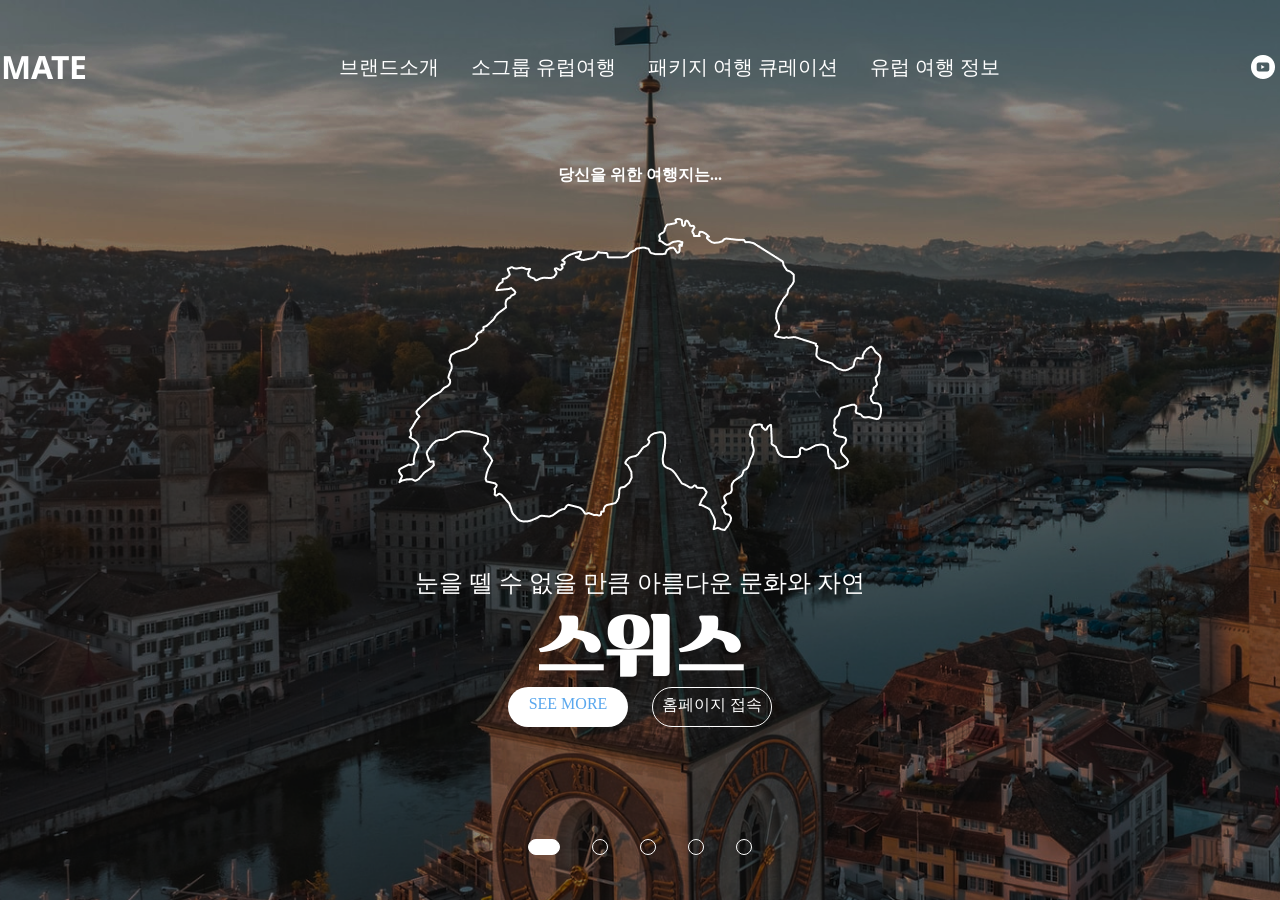
<file: Home/index.html>
<!DOCTYPE html>
<html lang="en">
<head>
    <meta charset="UTF-8">
    <meta http-equiv="X-UA-Compatible" content="IE=edge">
    <meta name="viewport" content="width=device-width, initial-scale=1.0">

    <link href="https://fonts.googleapis.com/css2?family=Noto+Sans:wght@300;400;700&display=swap" rel="stylesheet">
    <link href="style.css" rel="stylesheet">

    <title>first page</title>
</head>
<body>
    <div id = "main">

        <div class = "slider" id = "slider">
            <div class = "slides">
                <div class = "nav">
                    <a class = "logo" href = "../Main/mainpage.html">EUR♡MATE</a>
                    <ul class = "category">
                        <li><a href = "#">브랜드소개</a></li>
                        <li><a href = "../Reservation/reservation.html">소그룹 유럽여행</a></li>
                        <li><a href = "#">패키지 여행 큐레이션</a></li>
                        <li><a href = "#">유럽 여행 정보</a></li>
                    </ul>
                    <div class = "nav-icons">
                        <a href = "#"><img src = "youtube.png" alt = "#"></a>
                        <a href = "#"><img src = "kakaotalk.png" alt = "#"></a>
                        <a href = "#"><img src = "facebook.png" alt = "#"></a>
                    </div>
                </div>    


                <div class = "center">

                  <div class = "left-slide">
                    <img class = "left-button" style="cursor:pointer;" src = "left.png">
                  </div>  
                   <div class = "contents">
                    <p class = "text1">당신을 위한 여행지는...</p>

                    <img class = "country_map" src = "country1.png">

                    <p class = "explain">눈을 뗄 수 없을 만큼 아름다운 문화와 자연</p>

                    <h2>스위스</h2>

                    <div class = "button">
                        <div OnClick="location.href ='../Reservation/reservation.html'" style="cursor:pointer;" class = "see-more">
                            <p>SEE MORE</p>
                        </div>
                        <div OnClick="location.href ='../Main/mainpage.html'" style="cursor:pointer;" class = "main-page">
                            <p>홈페이지 접속</p>
                        </div>
                    </div>
                    </div> 

                    <div class = "right-slide">  
                    <img class = "right-button" style="cursor:pointer;" src = "right.png">
                    </div>
                
                </div>  
                <ul class = "dots">
                    <li class = "active"></li>
                    <li></li>
                    <li></li>
                    <li></li>
                    <li></li>
                </ul> 
            </div>
        </div>

    </div>

    <script src="script.js"></script>
</body>
</html>
</file>
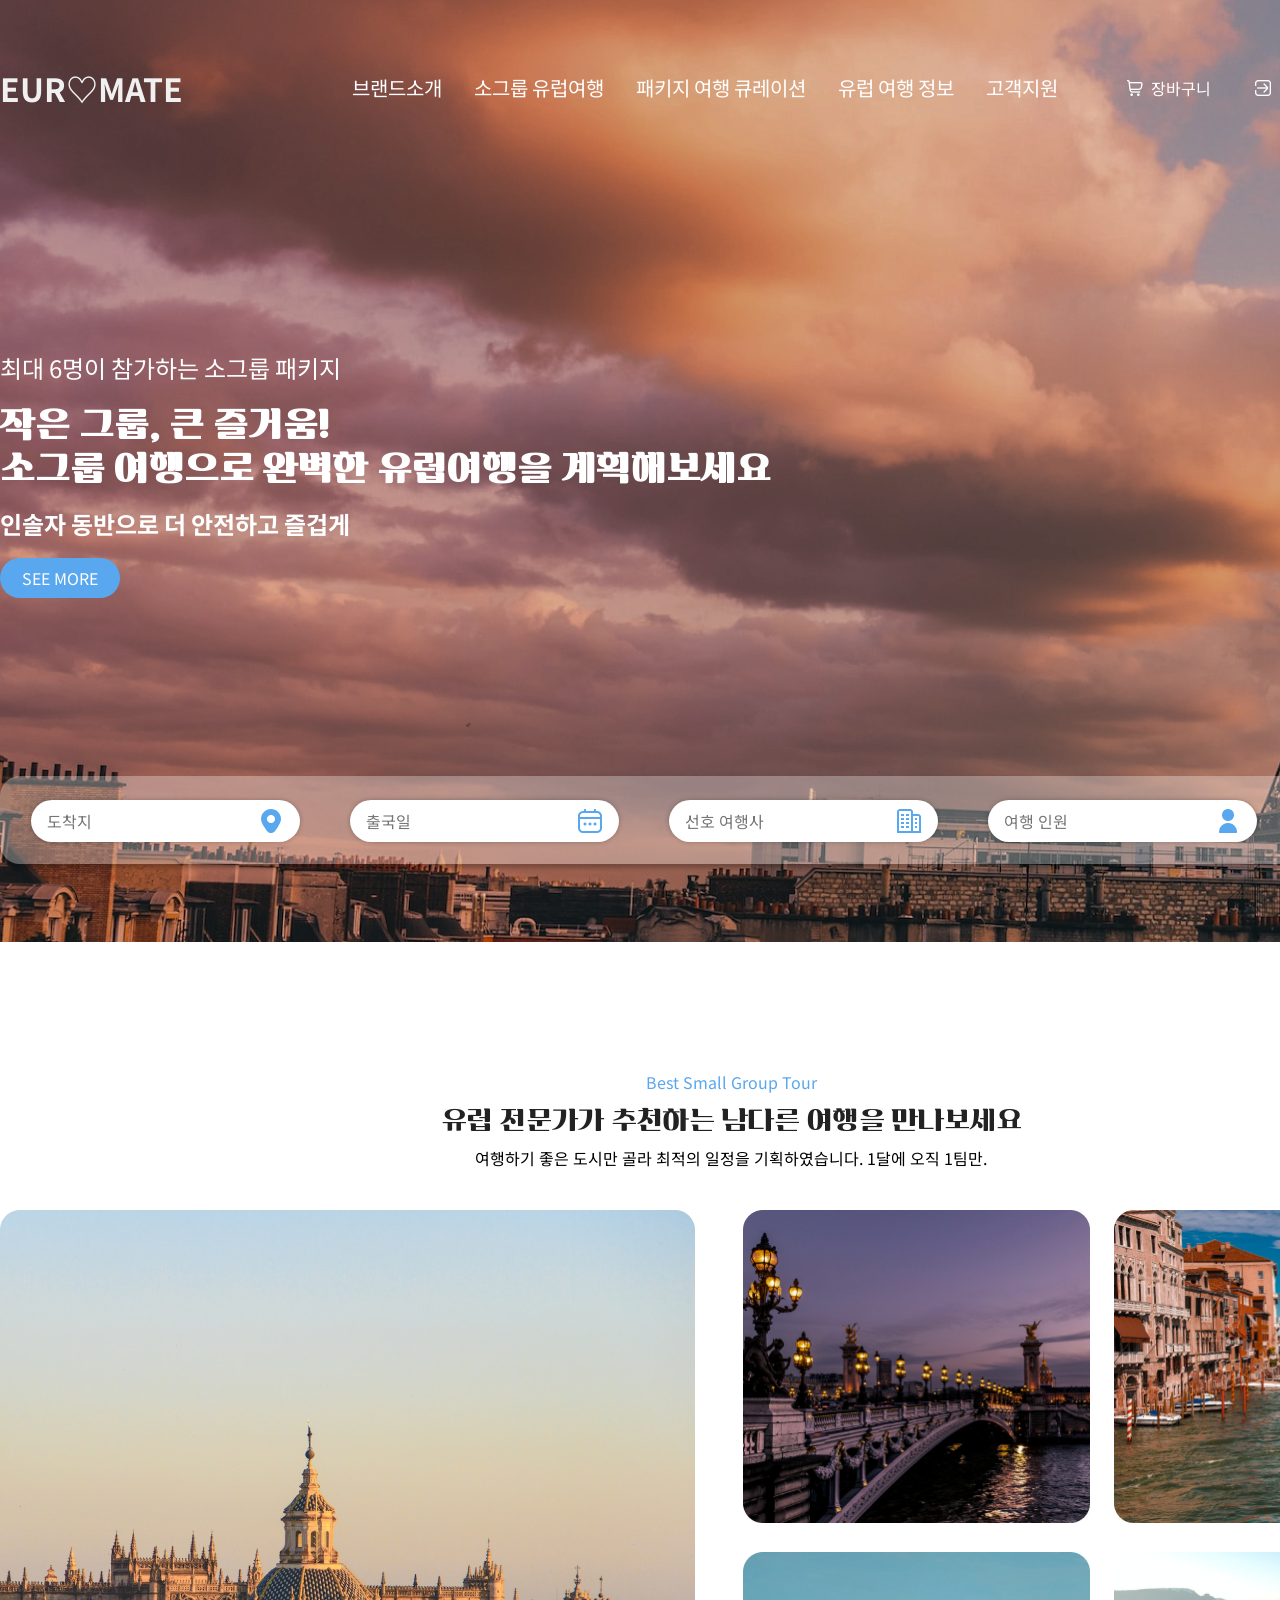
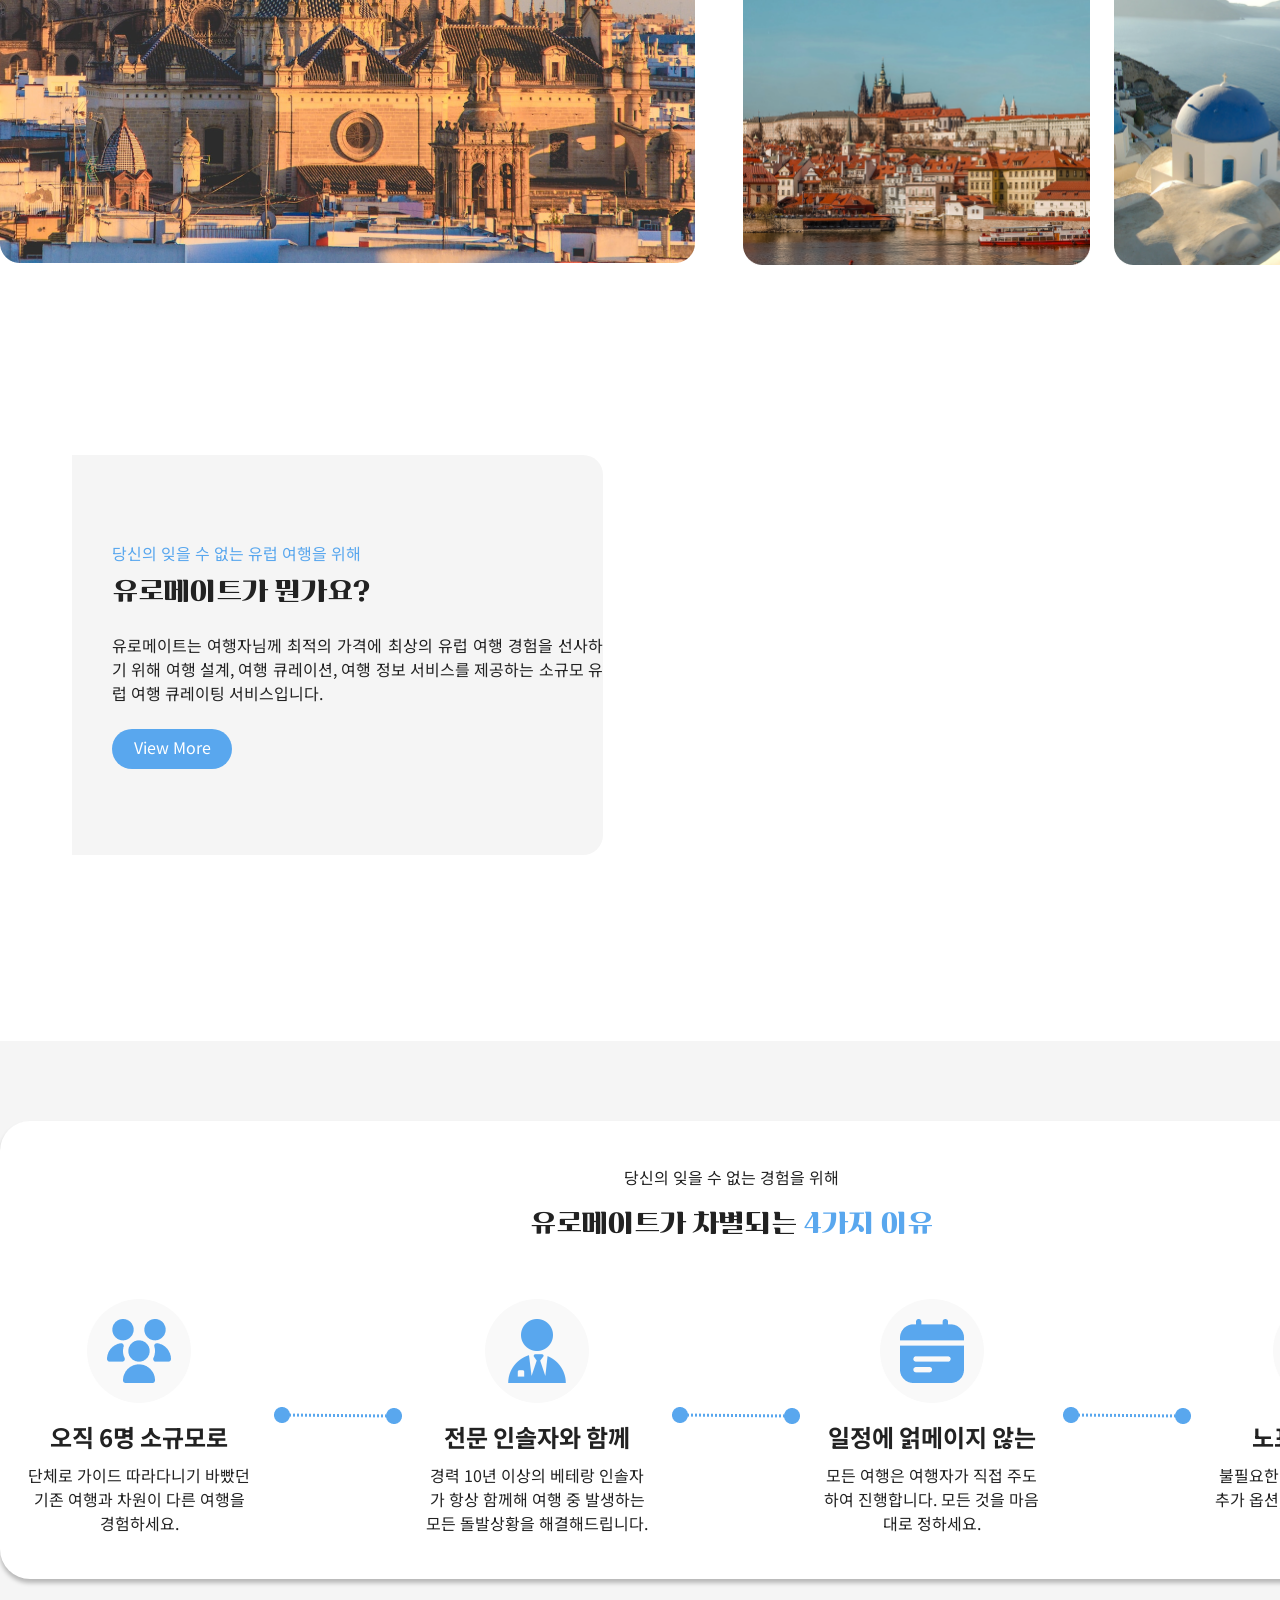
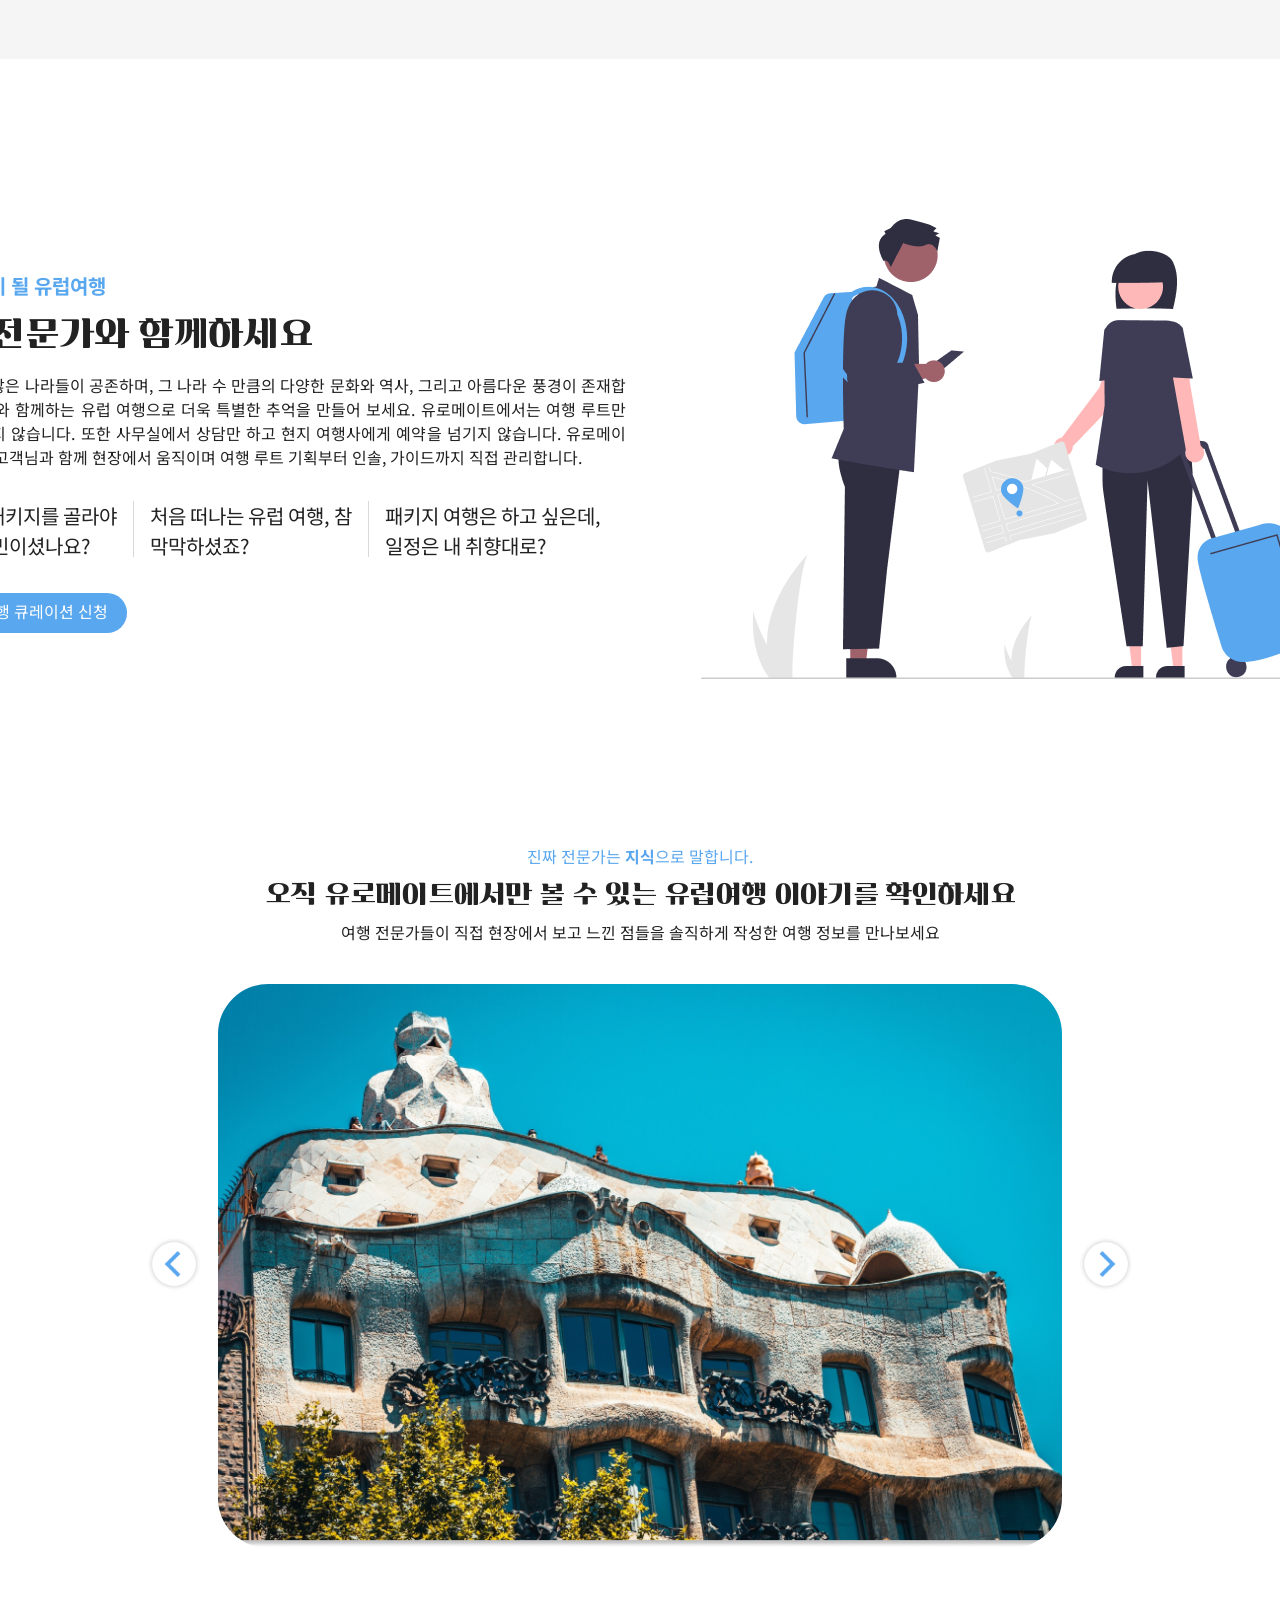
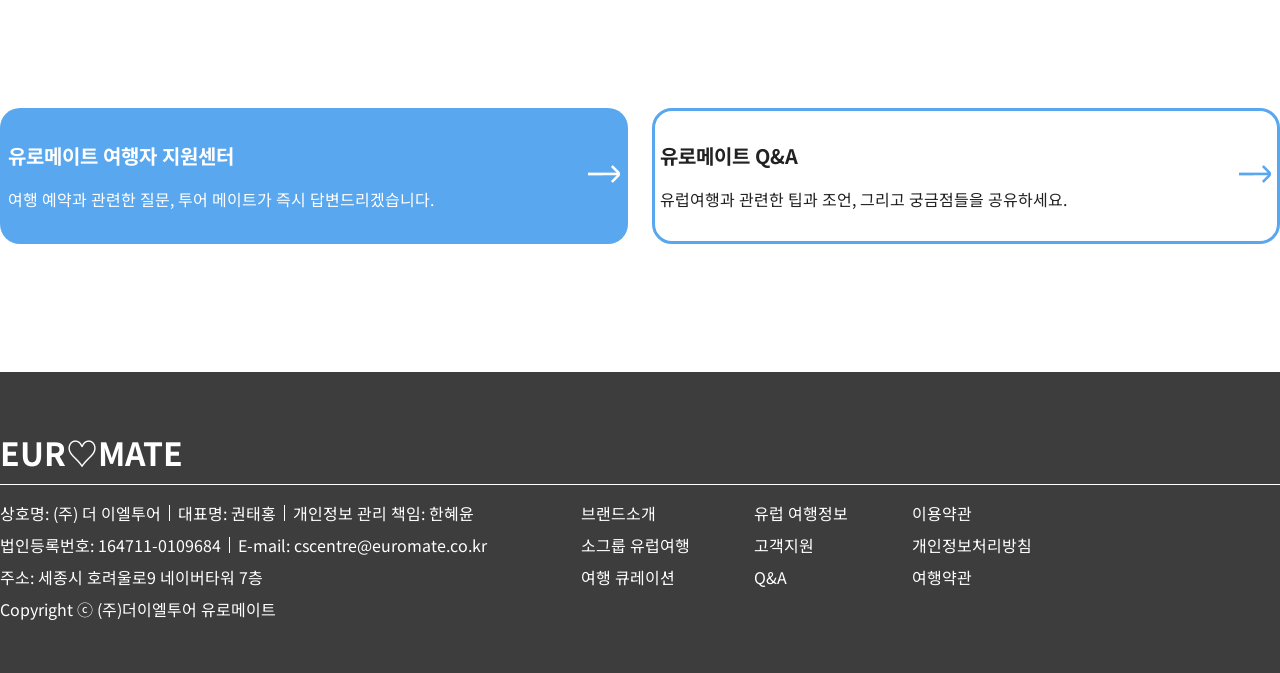
<file: Main/mainpage.html>
<!DOCTYPE html>
<html lang="en">
<head>
    <meta charset="UTF-8">
    <meta http-equiv="X-UA-Compatible" content="IE=edge">
    <meta name="viewport" content="width=device-width, initial-scale=1.0">

    <link href="https://fonts.googleapis.com/css2?family=Noto+Sans+KR:wght@300;400;700&display=swap" rel="stylesheet">
    <link href="style.css" rel="stylesheet">

    <title>Second page</title>
</head>
<body>
    <div class = "hero">
       <div class = "hero-contents">

            <div class = "nav-bar">
                <a class = "logo" href = "#">EUR♡MATE</a>
        
                <ul class = "category">
                    <li><a href = "#">브랜드소개</a></li>
                    <li><a href = "../Reservation/reservation.html">소그룹 유럽여행</a></li>
                    <li><a href = "#">패키지 여행 큐레이션</a></li>
                    <li><a href = "#">유럽 여행 정보</a></li>
                    <li><a href = "#">고객지원</a></li>
                </ul>
        
                <div class = "right-nav">
        
                    <div OnClick="location.href ='#'" style="cursor:pointer;" class = "right-nav-one">
                        <img src = "shopping-cart.png">
                        <p>장바구니</p>
                    </div>
                    <div OnClick="location.href ='#'" style="cursor:pointer;" class = "right-nav-two">
                        <img src = "sign-in.png">
                        <p>회원가입</p>
                    </div>
                    <div OnClick="location.href ='#'" style="cursor:pointer;" class = "right-nav-three">
                        <img src = "user-add.png">
                        <p>로그인</p>
                    </div>
                    
                </div>
        
            </div>

            <div class = "center">
                <p class = "center-text-one">최대 6명이 참가하는 소그룹 패키지</p>
                <h1>작은 그룹, 큰 즐거움!<br>소그룹 여행으로 완벽한 유럽여행을 계획해보세요</h1>
                <p class = "center-text-two">인솔자 동반으로 더 안전하고 즐겁게</p>
                <div class = "center-btn" OnClick="location.href ='#'" style="cursor:pointer;">
                    <p>SEE MORE</p>
                </div>
            </div>

            <div class = "fast-reservation">
                <div class = "reservation-info">
                    <div class = "destination">
                        <input class = "input_1" type="text" placeholder= "도착지">
                    </div>

                    <div class = "date">
                        <input class = "input_2" type="text" placeholder= "출국일">
                    </div>
                    
                    <div class = "company">
                        <input class = "input_3" type="text" placeholder= "선호 여행사">
                    </div>

                    <div class = "people">
                        <input class = "input_4" type="text" placeholder= "여행 인원">
                    </div>

                    <div class = "reservation-btn" OnClick="location.href ='#'" style="cursor:pointer;">
                        <p>조회</p>
                    </div>
                </div>
            </div>
        </div>

    </div>

    <div class = "section1">
        <div class = "section1-text">
            <p class = "section1-name">Best Small Group Tour</p>
            <p class = "section1-exp1">유럽 전문가가 추천하는 남다른 여행을 만나보세요</p>
            <p class = "section2-exp2">여행하기 좋은 도시만 골라 최적의 일정을 기획하였습니다. 1달에 오직 1팀만.</p>
        </div>

        <div class = "section1-img">
            <div class = "section1-img-left">
                <a class = "image1" href = "../Reservation/reservation.html"><img src = "section1-img1.png"></a>
            </div>

            <div class = "section1-img-right">
                <a class = "image2" href = "../Reservation/reservation.html"><img src = "section1-img2.png"></a>
                <a class = "image3" href = "../Reservation/reservation.html"><img src = "section1-img3.png"></a>
                <a class = "image4" href = "../Reservation/reservation.html"><img src = "section1-img4.png"></a>
                <a class = "image5" href = "../Reservation/reservation.html"><img src = "section1-img5.png"></a>
            </div>
        </div>

        
    </div>

    <div class = "section2">
                <div class = "video">
                    <iframe width="795" height="448" src="https://www.youtube.com/embed/y8iF6wY8x6g" title="YouTube video player" frameborder="0" allow="accelerometer; autoplay; clipboard-write; encrypted-media; gyroscope; picture-in-picture; web-share" allowfullscreen></iframe>
                </div>
                <div class = "section2-text">
                    <p class = "section2-subname">당신의 잊을 수 없는 유럽 여행을 위해</p>
                    <p class = "section2-name">유로메이트가 뭔가요?</p>
                    <p class = "section2-exp">유로메이트는 여행자님께 최적의 가격에 최상의 유럽 여행 경험을 선사하기 위해 여행 설계, 여행 큐레이션, 여행 정보 서비스를 제공하는 소규모 유럽 여행 큐레이팅 서비스입니다.</p>
                    <div class = "section2-btn" OnClick="location.href ='#'" style="cursor:pointer;">
                        <p>View More</p>
                    </div>
                </div>
    </div>
        
    <div class = "section3-cont">
        <div class = "section3">

            <div class = "section3-text">
                <p class = "section3-subname">당신의 잊을 수 없는 경험을 위해</p>
                <p class = "section3-name">유로메이트가 차별되는 <span>4가지 이유</span></p>
            </div>

            <div class = "section3-rules">
                <div class = "rule rule-1">
                    <div class = "icon-container">
                        <img src = "section3-icon1.png">
                    </div>
                    <p class = "rule-name">오직 6명 소규모로</p>
                    <p class = "rule-exp">단체로 가이드 따라다니기 바빴던<br>기존 여행과 차원이 다른 여행을<br>경험하세요.</p>
                </div>

                <div class = "line"><img src = "section3-line.png"></div>

                <div class = "rule rule-2">
                    <div class = "icon-container">
                        <img src = "section3-icon2.png">
                    </div>
                    <p class = "rule-name">전문 인솔자와 함께</p>
                    <p class = "rule-exp">경력 10년 이상의 베테랑 인솔자<br>가 항상 함께해 여행 중 발생하는<br>모든 돌발상황을 해결해드립니다.</p>
                </div>

                <div class = "line"><img src = "section3-line.png"></div>

                <div class = "rule rule-3">
                    <div class = "icon-container">
                        <img src = "section3-icon3.png">
                    </div>
                    <p class = "rule-name">일정에 얽메이지 않는</p>
                    <p class = "rule-exp">모든 여행은 여행자가 직접 주도<br>하여 진행합니다. 모든 것을 마음<br>대로 정하세요.</p>
                </div>

                <div class = "line"><img src = "section3-line.png"></div>

                <div class = "rule rule-4">
                    <div class = "icon-container">
                        <img src = "section3-icon4.png">
                    </div>
                    <p class = "rule-name">노표핑, 노옵션</p>
                    <p class = "rule-exp">불필요한 추가 비용이 없습니다.<br>추가 옵션, 쇼핑 없이 순수한 여행<br>을 즐기세요.</p>
                </div>

            </div>

        </div>
    </div>

    <div class = "section4">

        <div class = "section4-text">
            <p class = "section4-subname">평생 추억이 될 유럽여행</p>
            <p class = "section4-name">유럽 전문가와 함께하세요</p>
            <p class = "section4-exp">유럽에는 수많은 나라들이 공존하며, 
                그 나라 수 만큼의 다양한  문화와 역사, 그리고 아름다운 풍경이 존재합니다. 
                전문가와 함께하는 유럽 여행으로 더욱 특별한 추억을 만들어 보세요. 
                유로메이트에서는 여행 루트만 대신 작성하지 않습니다. 
                또한 사무실에서 상담만 하고 현지 여행사에게 예약을 넘기지 않습니다. 
                유로메이트는 실제로 고객님과 함께 현장에서 움직이며 여행 루트 기획부터 인솔, 
                가이드까지 직접 관리합니다.
            </p>
            <div class = "section4-question">
                <p>무슨 여행패키지를 골라야<br>하는 지 고민이셨나요?</p>
                <div class = "line2"></div>
                <p>처음 떠나는 유럽 여행, 참<br>막막하셨죠?</p>
                <div class = "line2"></div>
                <p>패키지 여행은 하고 싶은데,<br>일정은 내 취향대로?</p>
            </div>
            <div class = "section4-btn" OnClick="location.href ='#'" style="cursor:pointer;">
                <p>패키지 여행 큐레이션 신청</p>
            </div>
        </div>

        <div class = "section4-image"><img src = "section4-img.png"></div>

    </div>

    <div class = "section5">

        <div class = "section5-text">
            <p class = "section5-subname">진짜 전문가는 <b>지식</b>으로 말합니다.</p>
            <p class = "section5-name">오직 유로메이트에서만 볼 수 있는 유럽여행 이야기를 확인하세요</p>
            <p class = "section5-exp">여행 전문가들이 직접 현장에서 보고 느낀 점들을 솔직하게 작성한 여행 정보를 만나보세요</p>
        </div>
        <div class = "wrapper">
            <div class = "slide-btn" id = "prev" style="cursor:pointer;"><img id = "prev"src = "slide-arrow-left.png"></div>
        <div class = "slider">
            <div class = "image-container">
                <div class = "carousel">
                    <img src = "slide1.png" alt = "">
                    <img src = "slide2.png" alt = "">
                    <img src = "slide3.png" alt = "">
                    <img src = "slide4.png" alt = "">
                </div>
            </div>
            <div class = "slide-btn" id = "next" style="cursor:pointer;"><img src = "slide-arrow-right.png"></div>    
        </div>
    </div>
    </div>

    <div class = "section6">
        <div class = "customer-service" OnClick="location.href ='#'" style="cursor:pointer;">
            <div class = "cs-text">
                <p class = "cs-text-name">유로메이트 여행자 지원센터</p>
                <p class = "cs-text-exp">여행 예약과 관련한 질문, 투어 메이트가 즉시 답변드리겠습니다.</p>
            </div>
            <div class = "arrow"><img src = "arrow-right-white.png"></div>
        </div>
        <div class = "QNA" OnClick="location.href ='#'" style="cursor:pointer;">
            <div class = "qna-text">
                <p class = "qna-text-name">유로메이트 Q&A</p>
                <p class = "qna-text-exp">유럽여행과 관련한 팁과 조언, 그리고 궁금점들을 공유하세요.</p>
            </div>
            <div class = "arrow"><img src = "arrow-right-blue.png"></div>
        </div>
    </div>

    <div class = "footer">
        <div class = "footer-text">
            <p class = "footer-name">EUR♡MATE</p>
            <div class = "footer-line"></div>

            <div class = "bottom-text">
                <div class = "footer-contents">
                    <div class = "footer-company">
                        <p>상호명: (주) 더 이엘투어</p>
                        <div></div>
                        <p>대표명: 권태홍</p>
                        <div></div>
                        <p>개인정보 관리 책임: 한혜윤</p>
                    </div>
                    <div class = "footer-numbers">
                        <p>법인등록번호: 164711-0109684</p>
                        <div></div>
                        <p>E-mail: cscentre@euromate.co.kr</p>
                    </div>
                    <div class = "footer-location">
                        <p>주소: 세종시 호려울로9 네이버타워 7층</p>
                    </div>
                    <p>Copyright ⓒ (주)더이엘투어 유로메이트</p>
                </div>
                <div class = "footer-link">
                    <ul class = "linkdiv1">
                        <li><a href = "#">브랜드소개</a></li>
                        <li><a href = "#">소그룹 유럽여행</a></li>
                        <li><a href = "#">여행 큐레이션</a></li>
                    </ul>
                    <ul class = "linkdiv2">
                        <li><a href = "#">유럽 여행정보</a></li>
                        <li><a href = "#">고객지원</a></li>
                        <li><a href = "#">Q&A</a></li>
                    </ul>
                    <ul class = "linkdiv3">
                        <li><a href = "#">이용약관</a></li>
                        <li><a href = "#">개인정보처리방침</a></li>
                        <li><a href = "#">여행약관</a></li>
                    </ul>
                </div>

                <div class = "footer-icons">
                    <div class = "icon1" OnClick="location.href ='#'" style="cursor:pointer;">
                        <img class = "logo" src = "kakaotalk.png">
                      </div>
                      
                      <div class = "icon2" OnClick="location.href ='#'" style="cursor:pointer;">
                        <img class = "logo" src = "facebook.png">
                      </div>
                </div>
            </div>   
        </div>
    </div>
</body>
    <script src="script.js"></script>
</body>
</html>
</file>
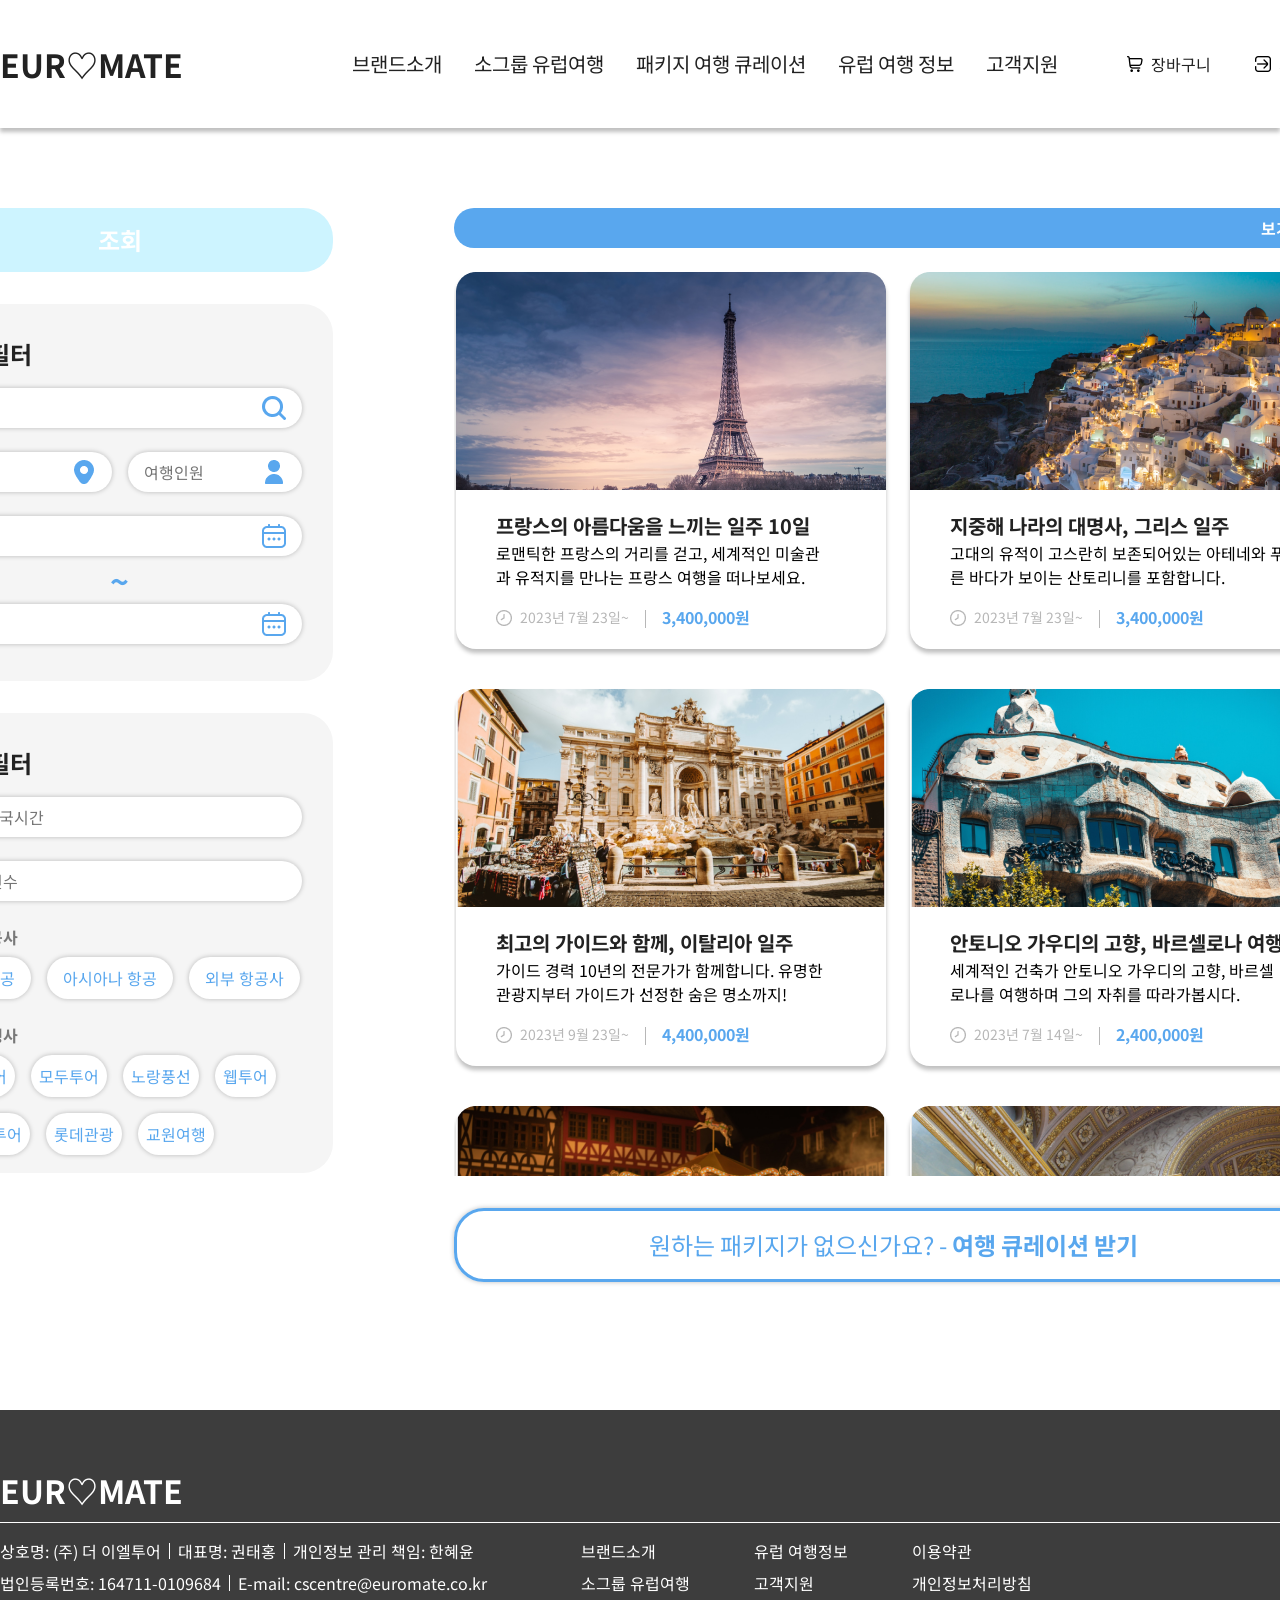
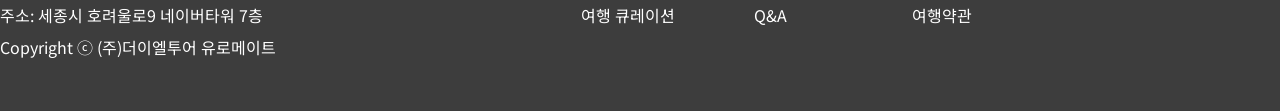
<file: Reservation/reservation.html>
<!DOCTYPE html>
<html lang="en">
<head>
    <meta charset="UTF-8">
    <meta name="viewport" content="width=device-width, initial-scale=1.0">
    
    <link href="https://fonts.googleapis.com/css2?family=Noto+Sans+KR:wght@300;400;700&display=swap" rel="stylesheet">
    <link href="style.css" rel="stylesheet">

    <title>Third page</title>
</head>
<body>
   <div class = "top-bar"> 
    <div class = "nav-bar">
        <a class = "logo" href = "../Main/mainpage.html">EUR♡MATE</a>

        <ul class = "category">
            <li><a href = "#">브랜드소개</a></li>
            <li><a href = "#">소그룹 유럽여행</a></li>
            <li><a href = "#">패키지 여행 큐레이션</a></li>
            <li><a href = "#">유럽 여행 정보</a></li>
            <li><a href = "#">고객지원</a></li>
        </ul>

        <div class = "right-nav">

            <div OnClick="location.href ='#'" style="cursor:pointer;" class = "right-nav-one">
                <img src = "shopping-cart.png">
                <p>장바구니</p>
            </div>
            <div OnClick="location.href ='#'" style="cursor:pointer;" class = "right-nav-two">
                <img src = "sign-in.png">
                <p>회원가입</p>
            </div>
            <div OnClick="location.href ='#'" style="cursor:pointer;" class = "right-nav-three">
                <img src = "user-add.png">
                <p>로그인</p>
            </div>            
        </div>
    </div>
</div>

<div class = "reservation">
    <div class = "write-info">
        <input class = "search" type='button' value='조회'/>
        
        <div class = "basic-info">
            <h1>기본 필터</h1>
            <div class = "search-input">
                <input class = "input_1" type="text" placeholder= "검색">
            </div>

            <div class = "inputdiv">
                <div class = "destination">
                    <input class = "input_2" type="text" placeholder= "여행지">
                </div>    
                <div class = "destination">
                    <input class = "input_3" type="text" placeholder= "여행인원">
                </div>
            </div>

            <div class = "date1">
                <input class = "input_4" type="text" placeholder= "출국일">
            </div>

            <p>~</p>

            <div class = "date2">
                <input class = "input_5" type="text" placeholder= "귀국일">
            </div>
        </div>

        <div class = "advanced-info">
            <h2>고급 필터</h2>

            <div class = "time">
                <input class = "input_6" type="text" placeholder= "희망출국시간">
            </div>

            <div class = "shopping">
                <input class = "input_6" type="text" placeholder= "쇼핑 횟수">
            </div>

            <p class = "advanced-name">희망 항공사</p>

            <div class = "airline">
                <div class = "airline-1">
                    <p>대한항공</p>
                </div>
                <div class = "airline-2">
                    <p>아시아나 항공</p>
                </div>
                <div class = "airline-3">
                    <p>외부 항공사</p>
                </div>
            </div>

            <p class = "advanced-name">희망 여행사</p>

            <div class = "trip-company">
                <div class = "trip-1">
                    <p>하나투어</p>
                </div>
                <div class = "trip-2">
                    <p>모두투어</p>
                </div>
                <div class = "trip-3">
                    <p>노랑풍선</p>
                </div>
                <div class = "trip-4">
                    <p>웹투어</p>
                </div>
                <div class = "trip-5">
                    <p>온라인투어</p>
                </div>
                <div class = "trip-6">
                    <p>롯데관광</p>
                </div>
                <div class = "trip-7">
                    <p>교원여행</p>
                </div>
            </div>
        </div>
    </div>


    <div class = "result">
        <div class = "option">
            <p>보기 옵션</p>
            <div><img src = "arrow-down.png"></div>
        </div>

        <div class = "countries">
            <div class = "merchandise" id = "one" OnClick="location.href ='#'" style="cursor:pointer;">
                <img src = "country1.png">
                <div class = "country-text">
                    <p class = "country-name">프랑스의 아름다움을 느끼는 일주 10일</p>
                    <p class = "country-exp">로맨틱한 프랑스의 거리를 걷고, 세계적인 미술관<br>과 유적지를 만나는 프랑스 여행을 떠나보세요.</p>
                    <div class = "timeandprice">
                        <div class = "start-time">
                            <div class = "time-icon"><img src = "clock.png"></div>
                            <p>2023년 7월 23일~</p>
                        </div>
                        <div class = "middle-line"></div>
                        <p class = "price">3,400,000원</p>
                    </div>
                </div>
            </div>

            <div class = "merchandise" id = "two" OnClick="location.href ='#'" style="cursor:pointer;">
                <img src = "country2.png">
                <div class = "country-text">
                    <p class = "country-name">지중해 나라의 대명사, 그리스 일주</p>
                    <p class = "country-exp">고대의 유적이 고스란히 보존되어있는 아테네와 푸<br>른 바다가 보이는 산토리니를 포함합니다.</p>
                    <div class = "timeandprice">
                        <div class = "start-time">
                            <div class = "time-icon"><img src = "clock.png"></div>
                            <p>2023년 7월 23일~</p>
                        </div>
                        <div class = "middle-line"></div>
                        <p class = "price">3,400,000원</p>
                    </div>
                </div>
            </div>



            <div class = "merchandise" id = "three" OnClick="location.href ='#'" style="cursor:pointer;">
                <img src = "country3.png">
                <div class = "country-text">
                    <p class = "country-name">최고의 가이드와 함께, 이탈리아 일주</p>
                    <p class = "country-exp">가이드 경력 10년의 전문가가 함께합니다. 유명한<br>관광지부터 가이드가 선정한 숨은 명소까지!</p>
                    <div class = "timeandprice">
                        <div class = "start-time">
                            <div class = "time-icon"><img src = "clock.png"></div>
                            <p>2023년 9월 23일~</p>
                        </div>
                        <div class = "middle-line"></div>
                        <p class = "price">4,400,000원</p>
                    </div>
                </div>
            </div>

            <div class = "merchandise" id = "four" OnClick="location.href ='#'" style="cursor:pointer;">
                <img src = "country4.png">
                <div class = "country-text">
                    <p class = "country-name">안토니오 가우디의 고향, 바르셀로나 여행</p>
                    <p class = "country-exp">세계적인 건축가 안토니오 가우디의 고향, 바르셀<br>로나를 여행하며 그의 자취를 따라가봅시다.</p>
                    <div class = "timeandprice">
                        <div class = "start-time">
                            <div class = "time-icon"><img src = "clock.png"></div>
                            <p>2023년 7월 14일~</p>
                        </div>
                        <div class = "middle-line"></div>
                        <p class = "price">2,400,000원</p>
                    </div>
                </div>
            </div>

            <div class = "merchandise" id = "five" OnClick="location.href ='#'" style="cursor:pointer;">
                <img src = "country5.png">
                <div class = "country-text">
                    <p class = "country-name">색다른 크리스마스, 프랑크푸르트 여행</p>
                    <p class = "country-exp">이번 크리스마스는 프랑크푸르트에서 보내는게 어<br>떠신가요? 잊지못할 색다른 경험이 될 껍니다.</p>
                    <div class = "timeandprice">
                        <div class = "start-time">
                            <div class = "time-icon"><img src = "clock.png"></div>
                            <p>2023년 12월 20일~</p>
                        </div>
                        <div class = "middle-line"></div>
                        <p class = "price">4,470,000원</p>
                    </div>
                </div>
            </div>

            <div class = "merchandise" id = "six" OnClick="location.href ='#'" style="cursor:pointer;">
                <img src = "country6.png">
                <div class = "country-text">
                    <p class = "country-name">바로크의 정수를 만나다. 베르사유 여행</p>
                    <p class = "country-exp">바로크 건축의 정수, 루이 14세가 거주했던 아름다<br>운 베르사유 궁전을 거닐어봅니다.</p>
                    <div class = "timeandprice">
                        <div class = "start-time">
                            <div class = "time-icon"><img src = "clock.png"></div>
                            <p>2023년 8월 3일~</p>
                        </div>
                        <div class = "middle-line"></div>
                        <p class = "price">3,800,000원</p>
                    </div>
                </div>
            </div>

        </div>
        
        <div class = "trip-curation" OnClick="location.href ='#'" style="cursor:pointer;">
            <p>원하는 패키지가 없으신가요? - <b>여행 큐레이션 받기</b></p>
        </div>
    </div>
</div>

<div class = "footer">
    <div class = "footer-text">
        <p class = "footer-name">EUR♡MATE</p>
        <div class = "footer-line"></div>

        <div class = "bottom-text">
            <div class = "footer-contents">
                <div class = "footer-company">
                    <p>상호명: (주) 더 이엘투어</p>
                    <div></div>
                    <p>대표명: 권태홍</p>
                    <div></div>
                    <p>개인정보 관리 책임: 한혜윤</p>
                </div>
                <div class = "footer-numbers">
                    <p>법인등록번호: 164711-0109684</p>
                    <div></div>
                    <p>E-mail: cscentre@euromate.co.kr</p>
                </div>
                <div class = "footer-location">
                    <p>주소: 세종시 호려울로9 네이버타워 7층</p>
                </div>
                <p>Copyright ⓒ (주)더이엘투어 유로메이트</p>
            </div>
            <div class = "footer-link">
                <ul class = "linkdiv1">
                    <li><a href = "#">브랜드소개</a></li>
                    <li><a href = "#">소그룹 유럽여행</a></li>
                    <li><a href = "#">여행 큐레이션</a></li>
                </ul>
                <ul class = "linkdiv2">
                    <li><a href = "#">유럽 여행정보</a></li>
                    <li><a href = "#">고객지원</a></li>
                    <li><a href = "#">Q&A</a></li>
                </ul>
                <ul class = "linkdiv3">
                    <li><a href = "#">이용약관</a></li>
                    <li><a href = "#">개인정보처리방침</a></li>
                    <li><a href = "#">여행약관</a></li>
                </ul>
            </div>

            <div class = "footer-icons">
                <div class = "icon1" OnClick="location.href ='#'" style="cursor:pointer;">
                    <img class = "logo" src = "kakaotalk.png">
                  </div>
                  
                  <div class = "icon2" OnClick="location.href ='#'" style="cursor:pointer;">
                    <img class = "logo" src = "facebook.png">
                  </div>
            </div>
        </div>   
    </div>
</div>

<script src="script.js"></script>
</body>
</html>
</file>
<file: Home/style.css>
*{
  margin: 0;
  padding: 0;
  box-sizing: border-box;

}

@font-face {
    font-family: 'tway_sky';
    src: url('tway_sky.ttf');
}


#main{
    background-image: url("bg1.png");
    background-repeat: no-repeat;
    background-size: cover;

    width: 100%;
    height: 100vh;
    display: flex;
    justify-content: center;
    align-items: center;

    transition: all 0.5s ease-in-out;
}

#main .slider .slides{
    width: 100%;
    height: 100%;   
}

.slides .nav{
    font-family: 'Noto Sans', sans-serif;

    margin-left: auto;
    margin-right: auto;

    width: 1462px;
    display: flex;
    justify-content: space-between;
    align-items: center;

    color: white;
}

.nav a{
    font-size: 32px;
    font-weight: 700;
}

.nav .logo{
    text-decoration: none;
    color: white;
}
.nav .category{
    display: flex;
    gap: 32px;
    list-style: none;
}

.category li a{
    text-decoration: none;
    color: white;
    font-size: 20px;
    font-weight: 500;
}

.category li a:hover{
    transition: all 0.4s ease-in-out;
    color: #59A7EE;
}

.nav .nav-icons{
    display: flex;
    gap: 24px;
}

.center{

    margin-top: 77px;
    display: flex;
    justify-content: center;
    align-items: center;
    vertical-align: middle;
    gap: 514px;
}

.contents{
    width: 514px;
    text-align: center;
}

.contents .text1{
    font-size: 16px;
    font-weight: 700;
    color: white;
}

.contents img{
    padding: 32px 0px;
    overflow: hidden;
    /*animation: reveal-img 1.2s forwards ease-in-out;*/
}

.contents .explain{
    font-size: 24px;
    font-weight: 300;
    color: white;

    /*animation: reveal-exp 1.2s forwards ease-in-out;*/
}

.contents h2{
    font-family: 'tway_sky';
    font-size: 64px;

    padding-top: 16px;

    color: white;

    /*animation: reveal-name 1.2s forwards ease-in-out;*/
}

.contents .button{
    padding-top: 8px;

    display: flex;
    justify-content: center;
    gap: 24px;
}

.contents .button div{
    width: 120px;
    height: 40px;
}

.contents .button .see-more{
    background-color: white;
    border-radius: 30px;
}

.contents .button .main-page{
    border: 1px solid white;
    border-radius: 30px;
}

.button .main-page p{
    font-size: 16px;
    padding-top: 7px;
    color: white;
}

.button .see-more p{
    padding-top: 8px;
    color: #59A7EE;
}

.button .see-more:hover{
    transition: all 0.5s ease-in-out;
    background-color: #59A7EE;
}

.button .see-more:hover p{
    transition: all 0.5s ease-in-out;
    color: white;
}

.button .main-page:hover{
    transition: all 0.5s ease-in-out;
    background-color: white;
    border: 1px solid #59A7EE;
}

.button .main-page:hover p{
    transition: all 0.5s ease-in-out;
    color: #59A7EE;
}



.dots{
    padding-top: 112px; 
    color: #fff;

    display: flex;
    justify-content: center;

    gap: 32px;

    width: 100%
}

.dots li{
    list-style: none;
    width: 16px;
    height: 16px;
    border: 1px solid #fff;
    border-radius: 20px;
    transition: all 0.5s ease-in-out;  
}

.dots li.active{
    width: 32px;
    background-color: #fff;
}



.center .explain.reveal1{
    animation: reveal-exp 1.2s forwards ease-in-out;
} 

@keyframes reveal-exp{
    0%{
        transform: translateX(90px);
        opacity: 0;
    }
    80%{
        transform: translateX(0px);
        opacity: 1;
    }
}


.center .country_map.reveal2{
    animation: reveal-img 1.2s forwards ease-in-out;
} 

@keyframes reveal-img{
    0%{
        transform: translateX(-90px);
        opacity: 0;
    }
    80%{
        transform: translateX(0px);
        opacity: 1;
    }
}
.center h2.reveal3{
    animation: reveal-name 1.2s forwards ease-in-out;
} 

@keyframes reveal-name{
    0%{
        transform: translateX(-90px);
        opacity: 0;
    }
    80%{
        transform: translateX(0px);
        opacity: 1;
    }
}
</file>
<file: Main/style.css>
*{
    margin: 0;
    padding: 0;
    box-sizing: border-box;
    font-family: 'Noto Sans KR', sans-serif;
    line-height: 150%;
  }

@font-face {
    font-family: 'tway_sky';
    src: url('tway_sky.ttf');
}

.hero{
    background: url('nav-background.png');
    width: 100%;
    height: 942px;
    background-size: cover;
}

.hero-contents{
    width: 1462px;
    margin-left: auto;
    margin-right: auto;
}
.nav-bar{
    width: 1462px;
    margin-left: auto;
    margin-right: auto;
    padding-top: 64px;
    padding-bottom: 64px;

    display: flex;
    justify-content: center;
    align-items: center;

    color: white;

}

.nav-bar .logo{
    font-weight: 700;
    font-size: 32px;
    color: #F0F0F0;

    text-decoration: none;
    text-transform: uppercase;

    flex: 1;
}

.nav-bar .category{
    display: flex;
    gap: 32px;
    list-style: none;
}

.category li a{
    text-decoration: none;
    color: white;
    font-size: 20px;
    font-weight: 400;
}

.category li a:hover{
    transition: all 0.4s ease-in-out;
    color: #59A7EE;
}

.right-nav{
    display: flex;
    gap: 24px;
    margin-left: 53px;
    flex: 1;
    justify-content: flex-end;
}


.right-nav div{
    display: flex;
    align-items: center;
    gap: 8px;
    padding: 8px 10px; 
    border-radius: 30px;
}
.right-nav div img{
    width: 16px;
    height: 16px;
}

.right-nav div:hover{
    transition: all 0.4s ease-in-out;
    background: #59A7EE;  
    box-shadow: 0px 0px 5px rgba(0, 0, 0, 0.25);
}

.right-nav div p{
    font-size: 16px;
    font-weight: 400;
}


.center{
    margin-top: 174px;

}

.center .center-text-one{
    font-size: 24px;
    color: white;
}

.center h1{
    font-size: 32px;
    margin-top: 16px;
    font-family: 'tway_sky';
    color: white;
    line-height: 44px;
}

.center .center-text-two{
    font-size: 24px;
    font-weight: 700;
    color: white;
    margin-top: 16px;
}

.center .center-btn{
    background-color: #59A7EE;
    width: 120px;
    margin-top: 16px;
    height: 40px;
    border-radius: 30px;
    
}

.center-btn:hover{
    transition: all 0.4s ease-in-out;
    background-color: white;
}

.center-btn:hover p{
    transition: all 0.4s ease-in-out;
    color: #59A7EE;
}

.center-btn p{
    font-size: 16px;
    text-align: center;
    line-height: 40px;
    color: white;
}

.fast-reservation{
    width: 1462px;
    height: 88px;
    margin-top: 178px;

    background: rgba(255, 255, 255, 0.3);
    box-shadow: 0px 4px 4px rgba(0, 0, 0, 0.25);
    border-radius: 20px;
}

.reservation-info{
    display: flex;
    gap: 50px;
    justify-content: center;
    align-items: center;
    padding-top: 24px;
}

.reservation-info input{
    width: 269px;

    font-size: 16px;
    font-weight: 400;
    color: #787878;

    padding-left: 16px;
    padding-top: 9px;
    padding-bottom: 9px;

    border: 0;
    border-radius: 30px;
    outline: none;

    box-shadow: 0px 0px 5px rgba(0, 0, 0, 0.25);
}

.input_1{

    background: white url('marker.png');
    background-repeat: no-repeat;
    background-position: 228px center;
    padding-left: 120px;
}

.input_2{

    background: white url('calendar.png');
    background-repeat: no-repeat;
    background-position: 228px center;
    padding-left: 120px;
}

.input_3{

    background: white url('building.png');
    background-repeat: no-repeat;
    background-position: 228px center;
    padding-left: 120px;
}

.input_4{

    background: white url('user.png');
    background-repeat: no-repeat;
    background-position: 228px center;
    padding-left: 120px;
}

.reservation-info .reservation-btn{
    width: 125px;
    border-radius: 30px;
    box-shadow: 0px 0px 5px rgba(0, 0, 0, 0.25);
    background-color: white;
}

.reservation-btn p{
    padding-bottom: 5px;
}
.reservation-btn:hover{
    transition: all 0.4s ease-in-out;
    background-color: #59A7EE;
}

.reservation-btn:hover p{
    transition: all 0.4s ease-in-out;
    color: #ffffff;
}


.reservation-btn p{
    border-radius: 30px;
    text-align: center;
    padding-top: 9px;
    padding-bottom: 9px;
    font-weight: 700;
    color: #59A7EE;

}

.section1{
    width: 1462px;
    margin-top: 128px;
    margin-left: auto;
    margin-right: auto;
    text-align: center;
}

.section1-text{
    padding-bottom: 40px;
}

.section1-name{
    font-size: 16px;
    font-weight: 400;
    color: #59A7EE;
    padding-bottom: 8px;
}

.section1-exp1{
    font-family: 'tway_sky';
    font-size: 24px;
    color: #222222;
    padding-bottom: 8px;
}

.section1-exp2{
    font-size: 16px;
    color: #222222;
}

.section1-img{
    display: flex;
    justify-content: center;
    gap: 48px;
}

.section1-img-right{
    width: 720px;
    height: 652px;
    display: flex;
    flex-wrap: wrap;
    gap: 24px;
}

.section1-img-right img{
    width: 347px;
}

.section1-img-left:hover{
    filter: brightness(70%);
    transform:scale(101%);
    transition: all 0.4s ease-in-out;
}

.image2:hover, .image3:hover, .image4:hover, .image5:hover{
    filter: brightness(70%);
    transform:scale(101%);
    transition: all 0.4s ease-in-out;
}

.section2{
    margin-top: 160px;

    display: flex;
    justify-content: center;
    align-items: center;
}

.video{
    z-index: 100;
}
.section2-text{
    width: 666px;
    height: 400px;
    background-color: #f5f5f5;
    text-align: left;
    padding-top: 86px;
    padding-left: 40px;
    transform: translateX(-700px);
    border-radius: 0px 20px 20px 0px;
    transition: all 0.4s ease-in-out;
}

.section2-text.showup{
    transform: translateX(0);
}

.section2-subname{
    font-size: 16px;
    font-weight: 400;
    color: #59A7EE;
}

.section2-name{
    font-size: 24px;
    font-family: 'tway_sky';
    color: #222222;
    padding-top: 8px;
}

.section2-exp{
    text-align: justify;
    width: 491px;
    color: #222222;
    padding-top: 24px;
}

.section2-btn{
    width: 120px;
    height: 40px;
    background-color: #59A7EE;
    margin-top: 24px;
    border-radius: 30px;
    text-align: center;
}

.section2-btn:hover{
    background-color: white;
    transition: all 0.4s ease-in-out;
}

.section2-btn:hover p{
    color: #59A7EE;
    transition: all 0.4s ease-in-out;
}

.section2-btn p{
    padding-top: 6px;
    color: white;
    font-weight: 400;
}

.section3-cont{
    margin-top: 160px;
    padding-top: 80px;
    width: 100vw;
    height: 618px;
    background-color: #f5f5f5;
}

.section3{
    width: 1462px;
    height: 458px;
    background-color: white;
    box-shadow: 0px 4px 4px rgba(0, 0, 0, 0.25);
    border-radius: 30px;
    
    margin-left: auto;
    margin-right: auto;

    text-align: center;

    padding-top: 44px;
}

.section3-text .section3-subname{
    font-size: 16px;
    font-weight: 400;
    padding-bottom: 16px;
    color: #222222;
}

.section3-text .section3-name{
    font-size: 24px;
    font-family: 'tway_sky';
    color: #222222;
}

.section3-name span{
    font-family: 'tway_sky';
    color: #59A7EE;
}

.section3-rules{
    display: flex;
    justify-content: center;
    align-items: center;
    gap: 24px;
    padding-top: 58px;
}

.rule-1,.rule-2,.rule-3,.rule-4{
    opacity: 0;
    transform: translateY(30px);
}

.section3-rules .rule-1.showrules{
    transition: all 1s ease-in-out;
    transform: translateY(0);
    opacity: 1;

}

.section3-rules .rule-2.showrules{
    transition: all 1s ease-in-out;
    transform: translateY(0);
    opacity: 1;

}

.section3-rules .rule-3.showrules{
    transition: all 1s ease-in-out;
    transform: translateY(0);
    opacity: 1;

}

.section3-rules .rule-4.showrules{
    transition: all 1s ease-in-out;
    transform: translateY(0);
    opacity: 1;

}

.section3-rules .icon-container{
    width: 104px;
    height: 104px;
    border-radius: 100px;
    background: #F9F9F9;
    margin-left: auto;
    margin-right: auto;
}

.icon-container img{
    padding-top: 20px;
}

.section3-rules .rule .rule-name{
    font-size: 24px;
    font-weight: 700;
    color: #222222;
    padding-top: 16px;
}

.section3-rules .rule .rule-exp{
    font-size: 16px;
    font-weight: 400;
    color: #222222;
    padding-top: 8px;
}


.section4{
    margin-top: 160px;
    display: flex;
    justify-content: center;
    align-items: center;
    gap: 75px;
}

.section4-subname{
    font-size: 20px;
    font-weight: 700;
    color: #59A7EE;
}

.section4-name{
    font-size: 32px;
    font-family: 'tway_sky';
    color: #222222;
    padding-top: 8px;
}

.section4-exp{
    width: 715px;
    text-align: justify;
    padding-top: 16px;
    color: #222222;
}

.section4-question{
    display: flex;
    padding-top: 32px;
    width: 714px;
    gap: 16px;
}

.section4-question p{
    font-size: 20px;
    color: #222222;
}

.section4-question .line2{
    width: 1px;
    height: 56px;
    background-color: #d9d9d9;
}

.section4-btn{
    width: 216px;
    height: 40px;
    background-color: #59A7EE;
    margin-top: 32px;
    text-align: center;
    border-radius: 30px;
}

.section4-btn p{
    font-weight: 400;
    padding-top: 6px;
    color: white;
}

.section4-btn:hover{
    border: 1px solid #59A7EE;
    background-color: white;
    transition: all 0.4s ease-in-out;
}

.section4-btn:hover p{
    color: #59A7EE;
    transition: all 0.4s ease-in-out;
}

.section5{
    margin-top: 160px;
}

.section5-text{
    text-align: center;
}

.section5-subname{
    font-size: 16px;
    font-weight: 400;
    color: #59A7EE;
}

.section5-name{
    font-size: 24px;
    font-family: 'tway_sky';
    padding-top: 8px;
    color: #222222;
}

.section5-exp{
    font-size: 16px;
    font-weight: 400;
    color: #222222;
    padding-top: 8px;
}

.wrapper{
    display: flex;
    align-items: center;
    justify-content: center;
    gap: 16px;
    margin-top: 40px;
}

#next{
    margin-left: 16px;
}
.slider{
    display: flex;
    max-width: 916px;
    width: 100%;
    height: 564px;
    align-items: center;
    justify-content: center;
}

.slide-btn{
    z-index: 10000;
}
.slide-btn img{
    width: 56px;
    height: 56px;
}


.image-container{
    text-align: center;
    height: 564px;
    max-width: 916px;
    width: 100%;
    overflow: hidden;
}

.image-container .carousel{
    display: flex;
    height: 100%;
    width: 100%;
    transition: all 0.4s ease-in-out;
}

.carousel img{
    height: 564px;
    width: 100%;
    object-fit: cover;
    border-radius: 50px;
    transition: all 0.4s ease-in-out;
}

.carousel img:hover{
    filter: brightness(70%);
    cursor: pointer;
}

.carousel img{
    width: 100%;
    height: 100%;
    object-fit: cover;
}

.section6{
    display: flex;
    justify-content: center;
    gap: 24px;

    margin-top: 160px;
}

.section6 .customer-service{
    width: 719px;
    height: 136px;

    background: #59A7EE;
    border-radius: 20px;

    display: flex;
    justify-content: center;
    align-items: center;
    gap: 154px;
}

.customer-service .cs-text-name{
    
    font-size: 20px;
    font-weight: 700;
    color: white;
}

.customer-service .cs-text-exp{
    font-size: 16px;
    font-weight: 400;
    color: white;
    padding-top: 16px;
}

.section6 .QNA{
    width: 719px;
    height: 136px;

    border: 3px solid #59A7EE;
    border-radius: 20px;

    display: flex;
    justify-content: center;
    align-items: center;
    gap: 172px;
}

.QNA .qna-text-name{
    
    font-size: 20px;
    font-weight: 700;
    color: #222222;
}

.QNA .qna-text-exp{
    font-size: 16px;
    font-weight: 400;
    color: #222222;
    padding-top: 16px;
}

.footer{
    width: 100%;
    height: 301px;
    margin-top: 128px;
    background-color: #3d3d3d;
}

.footer-text{
    margin-left: auto;
    margin-right: auto;
    width: 1462px;
}

.footer-name{
    font-size: 32px;
    font-weight: 700;
    color: white;
    padding-top: 56px;
}

.footer-line{
    width: 1462px;
    height: 1px;
    background-color: white;
    margin-top: 8px;
}

.bottom-text{
    display: flex;
    justify-content: space-between;
}
.footer-contents{
    font-size: 16px;
    color: white;
    padding-top: 16px;
}

.footer-company{
    display: flex;
    align-items: center;
    gap: 8px;
}

.footer-company div{
    width: 1px;
    height: 16px;
    background-color: white;
}

.footer-numbers{
    display: flex;
    align-items: center;
    gap: 8px;
    padding-top: 8px;
}

.footer-numbers div{
    width: 1px;
    height: 16px;
    background-color: white;
}

.footer-location{
    padding-top: 8px;
    padding-bottom: 8px;
}

.footer-link{
    display: flex;
    gap: 64px;
    padding-top: 16px;
    padding-right: 264px;
}

.footer-link ul{
    list-style: none;
}

.footer-link ul li{
    padding-bottom: 8px;
}

.footer-link ul li a{
    color: white;
    text-decoration: none;
}

.footer-icons{
    padding-top: 16px;
    display: flex;
    gap: 24px;
}
</file>
<file: Reservation/style.css>
*{
    margin: 0;
    padding: 0;
    box-sizing: border-box;
    font-family: 'Noto Sans KR', sans-serif;
    line-height: 150%;
  }

  .top-bar{
    width: 100%;
    box-shadow: 0px 4px 4px rgba(0, 0, 0, 0.25);
  }
.nav-bar{
    width: 1462px;
    margin-left: auto;
    margin-right: auto;
    padding-top: 40px;
    padding-bottom: 40px;
    display: flex;
    justify-content: center;
    align-items: center;

    color: #222;

}

.nav-bar .logo{
    font-weight: 700;
    font-size: 32px;
    color: #222;

    text-decoration: none;
    text-transform: uppercase;

    flex: 1;
}

.nav-bar .category{
    display: flex;
    gap: 32px;
    list-style: none;
}

.category li a{
    text-decoration: none;
    color: #222;
    font-size: 20px;
    font-weight: 400;
}

.category li a:hover{
    transition: all 0.4s ease-in-out;
    color: #59A7EE;
}

.right-nav{
    display: flex;
    gap: 24px;
    margin-left: 53px;
    flex: 1;
    justify-content: flex-end;
}


.right-nav div{
    display: flex;
    align-items: center;
    gap: 8px;
    padding: 8px 10px; 
    transition: all 0.4s ease-in-out;
    border-radius: 30px;
}

.right-nav div img{
    width: 16px;
    height: 16px;
    filter: invert(1);
}

.right-nav div:hover{
    background: #59A7EE;  
    box-shadow: 0px 0px 5px rgba(0, 0, 0, 0.25);
}

.right-nav div:hover p{
    font-size: 16px;
    font-weight: 400;
    color: white;
}

.right-nav div:hover img{
    filter: invert(0);
}

.reservation{
    display: flex;
    justify-content: center;
    margin-top: 80px;
    gap: 121px;
}

.search{
    width: 426px;
    height: 64px;
    border-radius: 30px;

    font-size: 24px;
    font-weight: bold;
    color: white;

    background-color: #CDF4FF;
    border: none;
}

.search.buttonDisabled{
    transition: all 0.6s ease-in-out;
    background-color: #59A7EE;
}

.basic-info{
    background-color: #f5f5f5;
    width: 426px;
    height: 377px;
    border-radius: 30px;
    margin-top: 32px;
    text-align: center;
}

.basic-info h1{
    font-size: 24px;
    font-weight: 700;
    color: #222;
    text-align: left;
    padding-left: 32px;
    padding-top: 32px;
    padding-bottom: 16px;
}

.basic-info .input_1, .input_4, .input_5, .input_6, .input_7{
    width: 364px;
    height: 40px;

    font-size: 16px;
    font-weight: 400;
    color: #787878;

    padding-left: 16px;
    padding-top: 9px;
    padding-bottom: 9px;

    border: 0;
    border-radius: 30px;
    outline: none;

    box-shadow: 0px 0px 5px rgba(0, 0, 0, 0.25);
}

.input_1{
    margin-bottom: 24px;
}

.basic-info .inputdiv{
    display: flex;
    justify-content: center;
    gap: 16px;
    margin-bottom: 24px;
}

.basic-info .input_2, .input_3{
    width: 174px;
    height: 40px;

    font-size: 16px;
    font-weight: 400;
    color: #787878;

    padding-left: 16px;
    padding-top: 9px;
    padding-bottom: 9px;

    border: 0;
    border-radius: 30px;
    outline: none;

    box-shadow: 0px 0px 5px rgba(0, 0, 0, 0.25);

}

.input_1{

    background: white url('search.png');
    background-repeat: no-repeat;
    background-position: 324px center;
    padding-left: 16px;
}

.input_2{

    background: white url('marker.png');
    background-repeat: no-repeat;
    background-position: 134px center;
    padding-left: 16px;
}

.input_3{

    background: white url('user.png');
    background-repeat: no-repeat;
    background-position: 134px center;
    padding-left: 16px;
}

.basic-info p{
    font-size: 32px;
    font-weight: 700;
    color: #59A7EE;
    text-align: center;
}
.input_4, .input_5{

    background: white url('calendar.png');
    background-repeat: no-repeat;
    background-position: 324px center;
    padding-left: 16px;
}

.advanced-info{
    width: 426px;
    height: 460px;
    background-color: #f5f5f5;
    border-radius: 30px;
    margin-top: 32px;
    text-align: center;
}

.advanced-info h2{
    font-size: 24px;
    font-weight: 700;
    color: #222;
    text-align: left;
    padding-left: 32px;
    padding-top: 32px;
    padding-bottom: 16px;
}

.input_6, .input_7{
    margin-bottom: 24px;
}
.advanced-info .advanced-name{
    font-size: 16px;
    font-weight: 700;
    color: #787878;
    text-align: left;
    padding-left: 32px;
    padding-bottom: 8px;
}

.airline{
    display: flex;
    margin-left: 32px;
    gap: 16px;
    padding-bottom: 24px;
}

.airline div{
    background-color: white;
    box-shadow: 0px 0px 5px rgba(0, 0, 0, 0.25);
    border-radius: 30px;
    padding: 9px 16px;
    cursor:pointer;
}

.airline div p{
    color: #59A7EE;
    font-weight: 400;
}

.airline-1.clicked{
    transition: all 0.2s ease-in-out;
    background-color: #59A7EE;
}

.airline-1.clicked p{
    transition: all 0.2s ease-in-out;
    color: white;
}

.airline-2.clicked{
    transition: all 0.2s ease-in-out;
    background-color: #59A7EE;
}

.airline-2.clicked p{
    transition: all 0.2s ease-in-out;
    color: white;
}

.airline-3.clicked{
    transition: all 0.2s ease-in-out;
    background-color: #59A7EE;
}

.airline-3.clicked p{
    transition: all 0.2s ease-in-out;
    color: white;
}

.trip-company{
    display: flex;
    flex-wrap: wrap;
    width: 337px;
    gap: 16px;
    margin-left: 32px;
}

.trip-company div{
    background-color: white;
    box-shadow: 0px 0px 5px rgba(0, 0, 0, 0.25);
    border-radius: 30px;
    padding: 9px 8px;
    cursor:pointer;
}

.trip-company div p{
    color: #59A7EE;
    font-weight: 400;
}

.trip-1.clicked2{
    transition: all 0.2s ease-in-out;
    background-color: #59A7EE;
}

.trip-1.clicked2 p{
    transition: all 0.2s ease-in-out;
    color: white;
}

.trip-2.clicked2{
    transition: all 0.2s ease-in-out;
    background-color: #59A7EE;
}

.trip-2.clicked2 p{
    transition: all 0.2s ease-in-out;
    color: white;
}

.trip-3.clicked2{
    transition: all 0.2s ease-in-out;
    background-color: #59A7EE;
}

.trip-3.clicked2 p{
    transition: all 0.2s ease-in-out;
    color: white;
}

.trip-4.clicked2{
    transition: all 0.2s ease-in-out;
    background-color: #59A7EE;
}

.trip-4.clicked2 p{
    transition: all 0.2s ease-in-out;
    color: white;
}

.trip-5.clicked2{
    transition: all 0.2s ease-in-out;
    background-color: #59A7EE;
}

.trip-5.clicked2 p{
    transition: all 0.2s ease-in-out;
    color: white;
}

.trip-6.clicked2{
    transition: all 0.2s ease-in-out;
    background-color: #59A7EE;
}

.trip-6.clicked2 p{
    transition: all 0.2s ease-in-out;
    color: white;
}

.trip-7.clicked2{
    transition: all 0.2s ease-in-out;
    background-color: #59A7EE;
}

.trip-7.clicked2 p{
    transition: all 0.2s ease-in-out;
    color: white;
}

.option{
    background-color: #59A7EE;
    border-radius: 30px;

    width: 915px;
    height: 40px;
    display: flex;
    justify-content: right;
    align-items: center;

    color: white;
}

.option div img{
    padding-top: 5px;
    padding-right: 20px;
}

.option p{
    font-size: 16px;
    font-weight: 700;
}

.result .countries{
    margin-top: 24px;
    padding-left: 2px;
    padding-bottom: 24px;
    width: 920px;
    height: 904px;
    overflow-y: scroll;

    display: flex;
    flex-wrap: wrap;
    gap: 40px 24px;
}

#one:hover, #two:hover, #three:hover, #four:hover, #five:hover, #six:hover{
    transform: scale(101%);
    transition: all 0.2s ease-in-out;
}

.countries::-webkit-scrollbar{
    width: 14px;
}

.countries::-webkit-scrollbar-thumb{
    background-color: #59A7EE;
    border-radius: 30px;
}

.merchandise{
    background: #FFFFFF;
    box-shadow: 0px 4px 4px rgba(0, 0, 0, 0.25);
    border-radius: 20px;
}

.merchandise .country-text{
    padding-top: 16px;
    padding-left: 40px;
}

.country-text .country-name{
    font-size: 20px;
    font-weight: 700;
    color: #222222;
}

.country-text .country1-exp{
    font-size: 16px;
    font-weight: 400;
    color: #515151;
    padding-top: 8px;
}

.country-text .timeandprice{
    display: flex;
    align-items: center;
    gap: 16px;
    padding-top: 16px;
    padding-bottom: 16px;
}

.timeandprice .start-time{
    display: flex;
    gap: 8px;
}

.start-time p{
    color: #b7b7b7;
    font-size: 14px;
}

.middle-line{
    width: 1px;
    height: 18px;
    background-color: #b7b7b7;
    padding-bottom: 6px;
}

.timeandprice .price{
    font-size: 16px;
    font-weight: 700;
    color: #59A7EE;
    padding-bottom: 4px;
}

.trip-curation{
    width: 880px;
    border-radius: 30px;
    border: 3px solid #59A7EE;
    box-shadow: 0px 0px 5px rgba(0, 0, 0, 0.25);
    margin-top: 32px;
    text-align: center;
}

.trip-curation p{
    font-size: 24px;
    color: #59A7EE;
    padding: 16px 0px;
}

.trip-curation:hover{
    transition: all 0.4s ease-in-out;
    background-color: #59A7EE;
}

.trip-curation:hover p{
    transition: all 0.4s ease-in-out;
    color: white;
}

.footer{
    width: 100%;
    height: 301px;
    margin-top: 128px;
    background-color: #3d3d3d;
}

.footer-text{
    margin-left: auto;
    margin-right: auto;
    width: 1462px;
}

.footer-name{
    font-size: 32px;
    font-weight: 700;
    color: white;
    padding-top: 56px;
}

.footer-line{
    width: 1462px;
    height: 1px;
    background-color: white;
    margin-top: 8px;
}

.bottom-text{
    display: flex;
    justify-content: space-between;
}
.footer-contents{
    font-size: 16px;
    color: white;
    padding-top: 16px;
}

.footer-company{
    display: flex;
    align-items: center;
    gap: 8px;
}

.footer-company div{
    width: 1px;
    height: 16px;
    background-color: white;
}

.footer-numbers{
    display: flex;
    align-items: center;
    gap: 8px;
    padding-top: 8px;
}

.footer-numbers div{
    width: 1px;
    height: 16px;
    background-color: white;
}

.footer-location{
    padding-top: 8px;
    padding-bottom: 8px;
}

.footer-link{
    display: flex;
    gap: 64px;
    padding-top: 16px;
    padding-right: 264px;
}

.footer-link ul{
    list-style: none;
}

.footer-link ul li{
    padding-bottom: 8px;
}

.footer-link ul li a{
    color: white;
    text-decoration: none;
}

.footer-icons{
    padding-top: 16px;
    display: flex;
    gap: 24px;
}
</file>
